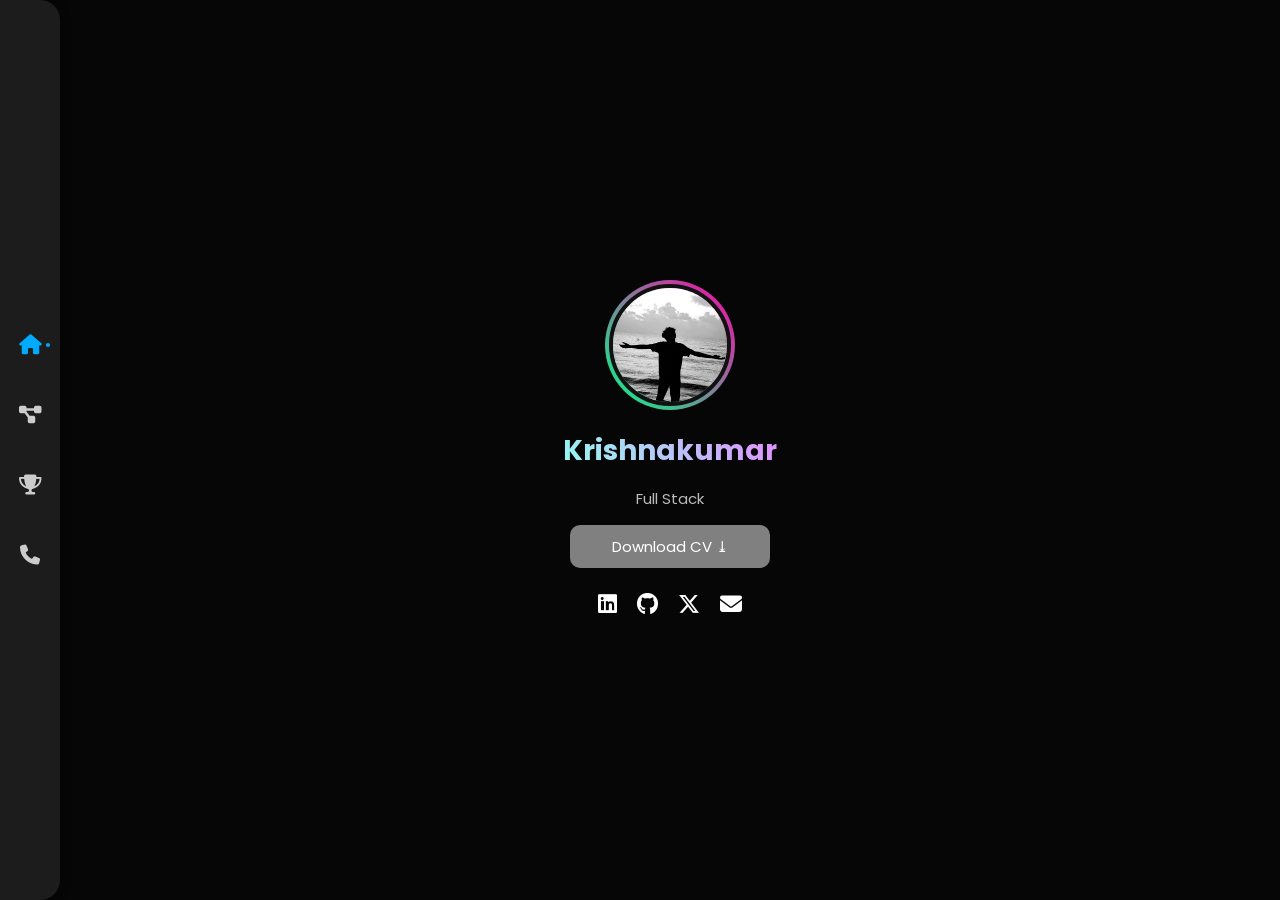
<file: index.html>
<!doctype html>
<html lang="en">
  <head>
    <meta charset="UTF-8" />
    <meta name="viewport" content="width=device-width, initial-scale=1.0" />
    <title>Home | Krishnakumar</title>
    <link
      rel="stylesheet"
      href="https://cdnjs.cloudflare.com/ajax/libs/font-awesome/6.5.0/css/all.min.css"
    />
    <link
      href="https://fonts.googleapis.com/css2?family=Poppins:wght@400;700&display=swap"
      rel="stylesheet"
    />
    <link rel="stylesheet" href="style.css" />
    <style>
      @media (min-width: 1500px) {
        .sidebar :first-child {
          margin-top: 405%;
        }
      }
      @media (max-width: 1024px) {
        .main {
          padding: 30px;
          margin-left: 70px;
        }
        .profile-pic {
          width: 180px;
          height: 180px;
        }
        .name {
          font-size: 2.2rem;
        }
      }
      @media (max-width: 768px) {
        .sidebar {
          width: 50px;
        }
        .main {
          margin-left: 60px;
          padding: 20px;
        }
        .profile-pic {
          width: 160px;
          height: 160px;
        }
        .name {
          font-size: 2rem;
        }
        .tagline {
          font-size: 1.1rem;
        }
      }
      @media (max-width: 600px) {
        body {
          flex-direction: column;
        }
        .sidebar {
          position: fixed;
          top: auto;
          bottom: 0;
          left: 0;
          width: 100%;
          height: 60px;
          flex-direction: row;
          justify-content: space-around;
          border-top-right-radius: 20px;
          border-top-left-radius: 20px;
          border-bottom-right-radius: 0;
          padding: 0;
        }
        .sidebar :first-child {
          margin-top: 0;
        }
        .sidebar a {
          margin: 0;
          padding: 15px 0;
        }
        .main {
          margin-left: 0;
          margin-bottom: 65px;
          padding: 30px 20px;
        }
        .profile-pic {
          width: 140px;
          height: 140px;
        }
        .name {
          font-size: 1.8rem;
        }
        .tagline {
          font-size: 1rem;
        }
        .social-icons {
          gap: 15px;
        }
      }
      @media (max-width: 480px) {
        .main {
          padding: 25px 15px;
        }
        .profile-pic {
          width: 120px;
          height: 120px;
        }
        .name {
          font-size: 1.6rem;
        }
        .tagline {
          font-size: 0.9rem;
        }
        .resume {
          padding: 10px 20px;
          font-size: 0.9rem;
        }
      }
      @media (max-width: 360px) {
        .main {
          padding: 20px 10px;
        }
        .profile-pic {
          width: 100px;
          height: 100px;
        }
        .name {
          font-size: 1.4rem;
        }
        .tagline {
          font-size: 0.85rem;
        }
        .resume {
          padding: 8px 16px;
          font-size: 0.85rem;
        }
      }
    </style>
  </head>

  <body>
    <video autoplay muted loop playsinline>
      <source src="Assets/m.mp4" type="video/mp4" />
    </video>
    <div class="overlay"></div>

    <!-- Sidebar -->
    <!-- FIX: Corrected broken nesting — all <a> tags are now proper siblings -->
    <div class="sidebar">
      <a href="index.html"><i class="fa-solid fa-house"></i></a>
      <a href="project.html"><i class="fas fa-project-diagram"></i></a>
      <a href="achievements.html"><i class="fas fa-trophy"></i></a>
      <a href="contact.html"><i class="fa-solid fa-phone"></i></a>
    </div>

    <!-- Main content -->
    <div class="main">
      <div class="profile-pic">
        <img src="Assets/img.jpg" alt="Profile Picture of Krishnakumar" />
      </div>
      <h1 class="name">Krishnakumar</h1>
      <!-- Typewriter target -->
      <p class="tagline" id="typewriter"></p>
      <a
        href="Assets/Krish resume.pdf"
        download="Krishnakumar_Resume.pdf"
        class="resume"
        >Download CV ⤓</a
      >

      <div class="social-icons">
        <a
          href="https://www.linkedin.com/in/krishnakumar-s-627582378/"
          target="_blank"
          aria-label="LinkedIn"
        >
          <i class="fab fa-linkedin"></i>
        </a>
        <a
          href="https://github.com/krishnakumar0605"
          target="_blank"
          aria-label="GitHub"
        >
          <i class="fab fa-github"></i>
        </a>
        <a
          href="https://x.com/Krish06052008"
          target="_blank"
          aria-label="X / Twitter"
        >
          <i class="fab fa-x-twitter"></i>
        </a>
        <a href="mailto:krishnakumar@example.com" aria-label="Email">
          <i class="fa-solid fa-envelope"></i>
        </a>
      </div>
    </div>

    <script src="script.js"></script>
  </body>
</html>
</file>
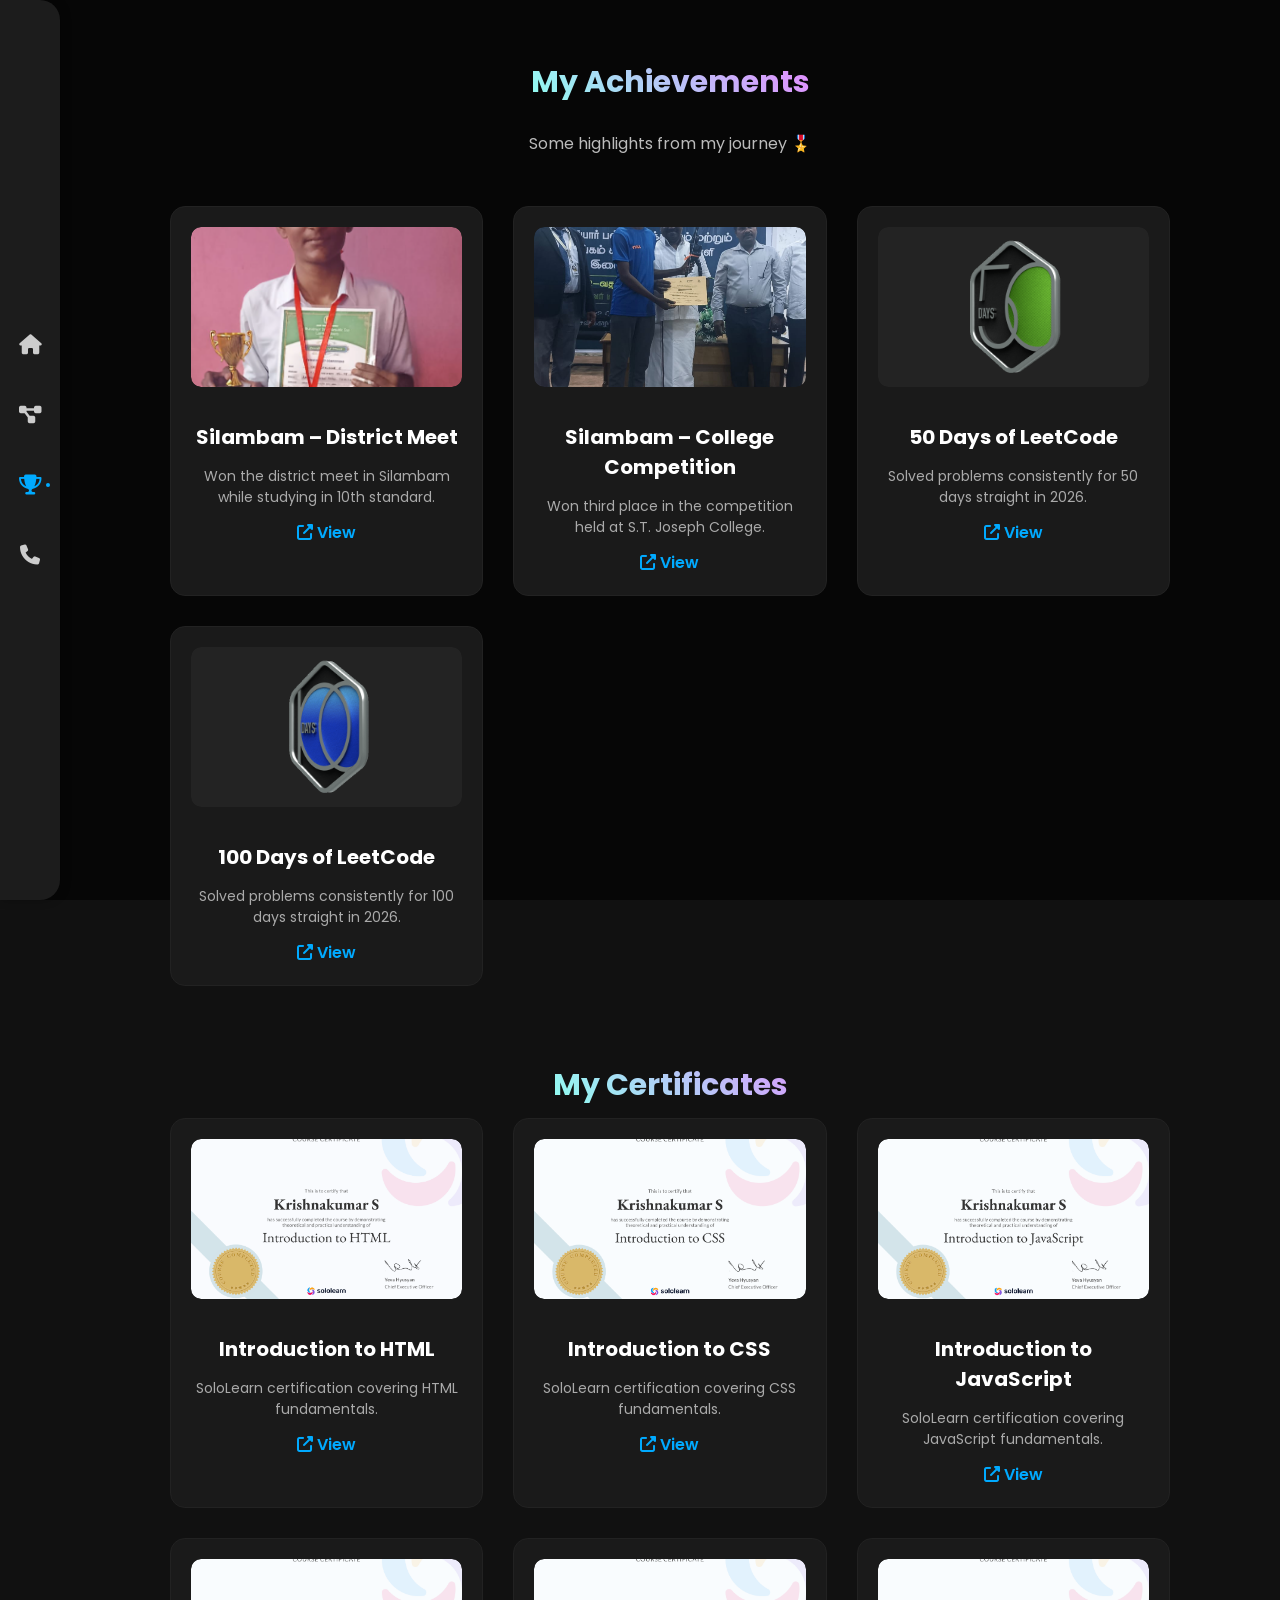
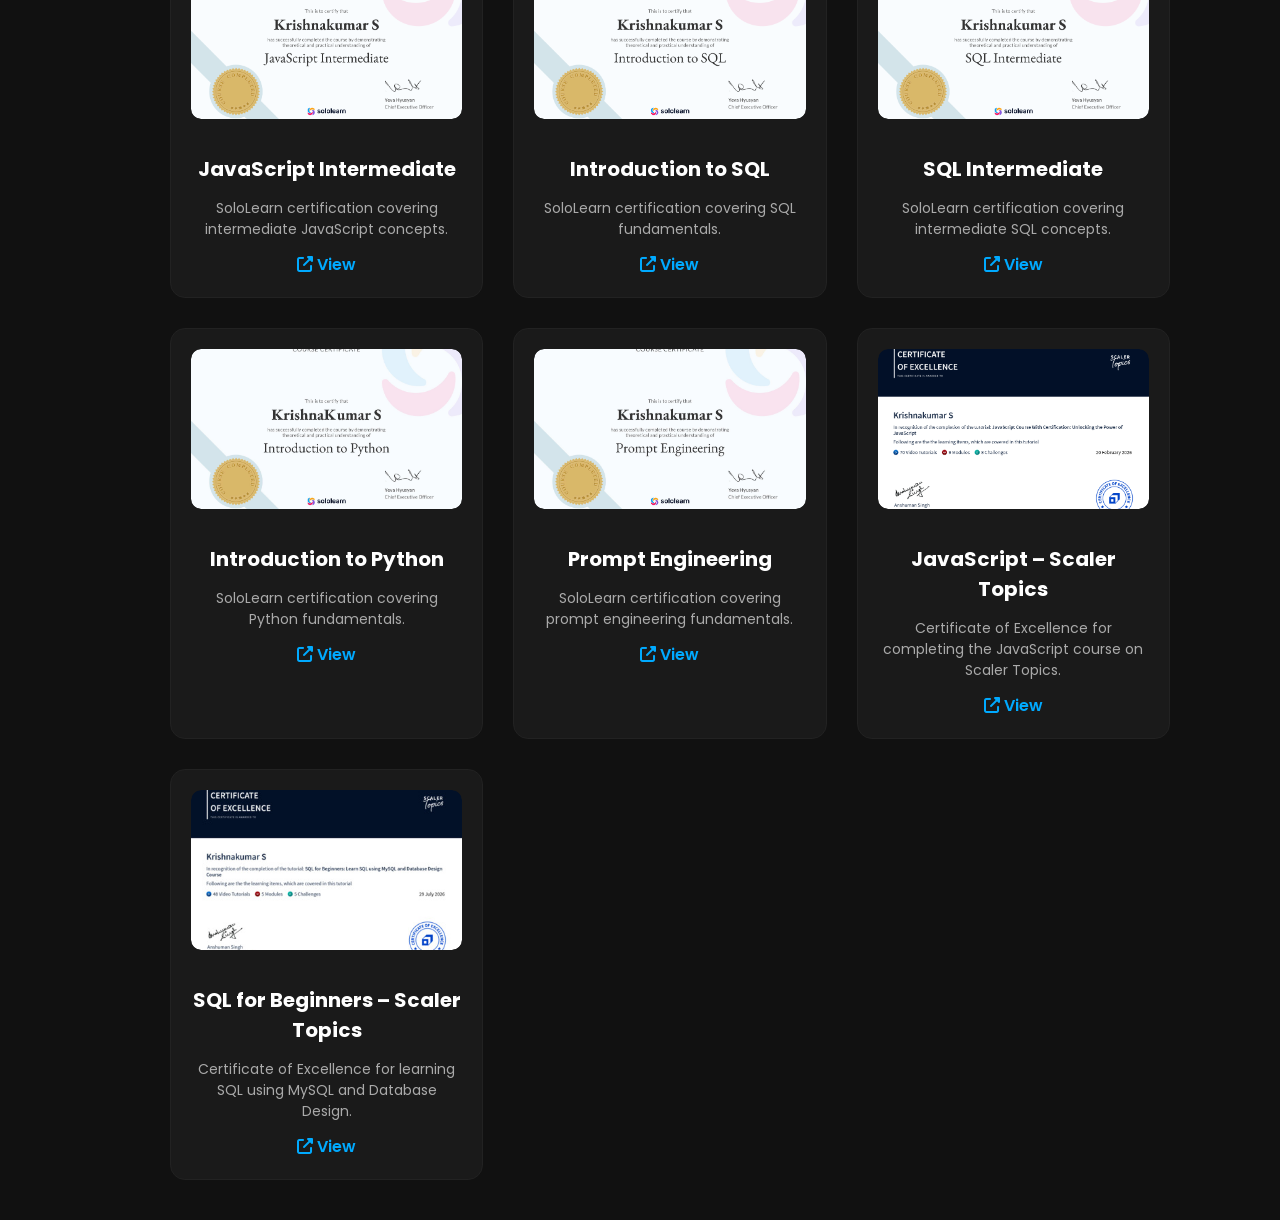
<file: achievements.html>
<!DOCTYPE html>
<html lang="en">

<head>
  <meta charset="UTF-8">
  <meta name="viewport" content="width=device-width, initial-scale=1.0">
  <title>Achievements | Krishnakumar</title>
  <link rel="stylesheet" href="https://cdnjs.cloudflare.com/ajax/libs/font-awesome/6.5.0/css/all.min.css" />
  <link href="https://fonts.googleapis.com/css2?family=Poppins:wght@400;700&display=swap" rel="stylesheet">
  <link rel="stylesheet" href="style.css">
</head>

<body>
  <!-- FIX: Removed duplicate "loop" attribute -->
  <video autoplay muted loop playsinline>
    <source src="Assets/m.mp4" type="video/mp4">
  </video>
  <div class="overlay"></div>

  <!-- Sidebar -->
  <div class="sidebar">
    <a href="index.html"><i class="fa-solid fa-house"></i></a>
    <a href="project.html"><i class="fas fa-project-diagram"></i></a>
    <a href="achievements.html"><i class="fas fa-trophy"></i></a>
    <a href="contact.html"><i class="fa-solid fa-phone"></i></a>
  </div>

  <!-- Main Content -->
  <div class="main">
    <h1>My Achievements</h1>
    <p class="subtitle">Some highlights from my journey 🎖️</p>

    <div class="achievements-grid">
      <!-- Achievement 1 -->
      <div class="card">
        <div class="card-img-wrapper single">
          <button class="carousel-btn prev" aria-label="Previous">&#8249;</button>
          <img src="Assets/p3.png" alt="Silambam District Meet Certificate" class="active-img cert-trigger"
            data-gallery="achievements" data-full="Assets/p3.png" data-type="image"
            data-title="Silambam – District Meet"
            data-desc="Won the district meet in Silambam while studying in 10th standard.">
          <button class="carousel-btn next" aria-label="Next">&#8250;</button>
        </div>
        <div class="carousel-dots"></div>
        <h3>Silambam – District Meet</h3>
        <p>Won the district meet in Silambam while studying in 10th standard.</p>
        <a href="Assets/p3.png" target="_blank" class="cert-trigger" data-gallery="achievements"
          data-full="Assets/p3.png" data-type="image" data-title="Silambam – District Meet"
          data-desc="Won the district meet in Silambam while studying in 10th standard."><i
            class="fa-solid fa-up-right-from-square"></i> View</a>
      </div>

      <!-- Achievement 2 -->
      <div class="card">
        <div class="card-img-wrapper single">
          <button class="carousel-btn prev" aria-label="Previous">&#8249;</button>
          <img src="Assets/iam.jpg" alt="Silambam College Competition Certificate" class="active-img cert-trigger"
            data-gallery="achievements" data-full="Assets/iam.jpg" data-type="image"
            data-title="Silambam – College Competition"
            data-desc="Won third place in the competition held at S.T. Joseph College.">
          <button class="carousel-btn next" aria-label="Next">&#8250;</button>
        </div>
        <div class="carousel-dots"></div>
        <h3>Silambam – College Competition</h3>
        <p>Won third place in the competition held at S.T. Joseph College.</p>
        <a href="Assets/iam.jpg" target="_blank" class="cert-trigger" data-gallery="achievements"
          data-full="Assets/iam.jpg" data-type="image" data-title="Silambam – College Competition"
          data-desc="Won third place in the competition held at S.T. Joseph College."><i
            class="fa-solid fa-up-right-from-square"></i> View</a>
      </div>

      <!-- Achievement 3: 50 Days of LeetCode -->
      <div class="card">
        <div class="card-img-wrapper single">
          <button class="carousel-btn prev" aria-label="Previous">&#8249;</button>
          <img src="Assets/50daysofleetcodein2026.gif" alt="50 Days of LeetCode Badge"
            class="active-img cert-trigger badge-img" data-gallery="achievements"
            data-full="Assets/50daysofleetcodein2026.gif" data-type="image"
            data-title="50 Days of LeetCode Challenge"
            data-desc="Solved problems consistently for 50 days straight in 2026.">
          <button class="carousel-btn next" aria-label="Next">&#8250;</button>
        </div>
        <div class="carousel-dots"></div>
        <h3>50 Days of LeetCode</h3>
        <p>Solved problems consistently for 50 days straight in 2026.</p>
        <a href="Assets/50daysofleetcodein2026.gif" target="_blank" class="cert-trigger" data-gallery="achievements"
          data-full="Assets/50daysofleetcodein2026.gif" data-type="image" data-title="50 Days of LeetCode Challenge"
          data-desc="Solved problems consistently for 50 days straight in 2026."><i
            class="fa-solid fa-up-right-from-square"></i> View</a>
      </div>

      <!-- Achievement 4: 100 Days of LeetCode -->
      <div class="card">
        <div class="card-img-wrapper single">
          <button class="carousel-btn prev" aria-label="Previous">&#8249;</button>
          <img src="Assets/100daysofleetcodein2026.gif" alt="100 Days of LeetCode Badge"
            class="active-img cert-trigger badge-img" data-gallery="achievements"
            data-full="Assets/100daysofleetcodein2026.gif" data-type="image"
            data-title="100 Days of LeetCode Challenge"
            data-desc="Solved problems consistently for 100 days straight in 2026.">
          <button class="carousel-btn next" aria-label="Next">&#8250;</button>
        </div>
        <div class="carousel-dots"></div>
        <h3>100 Days of LeetCode</h3>
        <p>Solved problems consistently for 100 days straight in 2026.</p>
        <a href="Assets/100daysofleetcodein2026.gif" target="_blank" class="cert-trigger" data-gallery="achievements"
          data-full="Assets/100daysofleetcodein2026.gif" data-type="image" data-title="100 Days of LeetCode Challenge"
          data-desc="Solved problems consistently for 100 days straight in 2026."><i
            class="fa-solid fa-up-right-from-square"></i> View</a>
      </div>
    </div>

    <!-- Certificates -->
    <h1 class="Certificate">My Certificates</h1>

    <div class="achievements-grid">
      <!-- Certificate: Introduction to HTML (PDF) -->
      <div class="card">
        <div class="card-img-wrapper single">
          <img src="Assets/Introduction_to_HTML.png" alt="Introduction to CSS Certificate" class="active-img cert-trigger"
            data-gallery="certificates" data-full="Assets/Introduction_to_HTML.png" data-type="image"
            data-title="Introduction to HTML" data-desc="SoloLearn Certificate • Issued 05 Sep 2025">
        </div>
        <div class="carousel-dots"></div>
        <h3>Introduction to HTML</h3>
        <p>SoloLearn certification covering HTML fundamentals.</p>
        <a href="Assets/Introduction_to_HTML.png" target="_blank" class="cert-trigger" data-gallery="certificates"
          data-full="Assets/Introduction_to_HTML.png" data-type="pdf" data-title="Introduction to HTML"
          data-desc="SoloLearn Certificate • Issued 22 Aug 2025"><i
            class="fa-solid fa-up-right-from-square"></i> View</a>
      </div>

      <!-- Certificate: Introduction to CSS -->
      <div class="card">
        <div class="card-img-wrapper single">
          <img src="Assets/Introduction to CSS.png" alt="Introduction to CSS Certificate" class="active-img cert-trigger"
            data-gallery="certificates" data-full="Assets/Introduction to CSS.png" data-type="image"
            data-title="Introduction to CSS" data-desc="SoloLearn Certificate • Issued 05 Sep 2025">
        </div>
        <div class="carousel-dots"></div>
        <h3>Introduction to CSS</h3>
        <p>SoloLearn certification covering CSS fundamentals.</p>
        <a href="Assets/Introduction to CSS.png" target="_blank" class="cert-trigger" data-gallery="certificates"
          data-full="Assets/Introduction to CSS.png" data-type="image" data-title="Introduction to CSS"
          data-desc="SoloLearn Certificate • Issued 05 Sep 2025"><i
            class="fa-solid fa-up-right-from-square"></i> View</a>
      </div>

      <!-- Certificate: Introduction to JavaScript -->
      <div class="card">
        <div class="card-img-wrapper single">
          <img src="Assets/introduction to JS.png" alt="Introduction to JavaScript Certificate"
            class="active-img cert-trigger" data-gallery="certificates" data-full="Assets/introduction to JS.png"
            data-type="image" data-title="Introduction to JavaScript"
            data-desc="SoloLearn Certificate • Issued 18 Oct 2025">
        </div>
        <div class="carousel-dots"></div>
        <h3>Introduction to JavaScript</h3>
        <p>SoloLearn certification covering JavaScript fundamentals.</p>
        <a href="Assets/introduction to JS.png" target="_blank" class="cert-trigger" data-gallery="certificates"
          data-full="Assets/introduction to JS.png" data-type="image" data-title="Introduction to JavaScript"
          data-desc="SoloLearn Certificate • Issued 18 Oct 2025"><i
            class="fa-solid fa-up-right-from-square"></i> View</a>
      </div>

      <!-- Certificate: JavaScript Intermediate -->
      <div class="card">
        <div class="card-img-wrapper single">
          <img src="Assets/Javascript_intermediate.png" alt="JavaScript Intermediate Certificate"
            class="active-img cert-trigger" data-gallery="certificates" data-full="Assets/Javascript_intermediate.png"
            data-type="image" data-title="JavaScript Intermediate"
            data-desc="SoloLearn Certificate • Issued 23 Mar 2026">
        </div>
        <div class="carousel-dots"></div>
        <h3>JavaScript Intermediate</h3>
        <p>SoloLearn certification covering intermediate JavaScript concepts.</p>
        <a href="Assets/Javascript_intermediate.png" target="_blank" class="cert-trigger"
          data-gallery="certificates" data-full="Assets/Javascript_intermediate.png" data-type="image"
          data-title="JavaScript Intermediate" data-desc="SoloLearn Certificate • Issued 23 Mar 2026"><i
            class="fa-solid fa-up-right-from-square"></i> View</a>
      </div>

      <!-- Certificate: Introduction to SQL -->
      <div class="card">
        <div class="card-img-wrapper single">
          <img src="Assets/introduction to Mysql.png" alt="Introduction to SQL Certificate"
            class="active-img cert-trigger" data-gallery="certificates" data-full="Assets/introduction to Mysql.png"
            data-type="image" data-title="Introduction to SQL"
            data-desc="SoloLearn Certificate • Issued 25 Feb 2026">
        </div>
        <div class="carousel-dots"></div>
        <h3>Introduction to SQL</h3>
        <p>SoloLearn certification covering SQL fundamentals.</p>
        <a href="Assets/introduction to Mysql.png" target="_blank" class="cert-trigger" data-gallery="certificates"
          data-full="Assets/introduction to Mysql.png" data-type="image" data-title="Introduction to SQL"
          data-desc="SoloLearn Certificate • Issued 25 Feb 2026"><i
            class="fa-solid fa-up-right-from-square"></i> View</a>
      </div>

      <!-- Certificate: SQL Intermediate -->
      <div class="card">
        <div class="card-img-wrapper single">
          <img src="Assets/Intermediate in SQL.png" alt="SQL Intermediate Certificate" class="active-img cert-trigger"
            data-gallery="certificates" data-full="Assets/Intermediate in SQL.png" data-type="image"
            data-title="SQL Intermediate" data-desc="SoloLearn Certificate • Issued 23 Mar 2026">
        </div>
        <div class="carousel-dots"></div>
        <h3>SQL Intermediate</h3>
        <p>SoloLearn certification covering intermediate SQL concepts.</p>
        <a href="Assets/Intermediate in SQL.png" target="_blank" class="cert-trigger" data-gallery="certificates"
          data-full="Assets/Intermediate in SQL.png" data-type="image" data-title="SQL Intermediate"
          data-desc="SoloLearn Certificate • Issued 23 Mar 2026"><i
            class="fa-solid fa-up-right-from-square"></i> View</a>
      </div>

      <!-- Certificate: Introduction to Python -->
      <div class="card">
        <div class="card-img-wrapper single">
          <img src="Assets/pythonIntroduction.jpg" alt="Introduction to Python Certificate"
            class="active-img cert-trigger" data-gallery="certificates" data-full="Assets/pythonIntroduction.jpg"
            data-type="image" data-title="Introduction to Python"
            data-desc="SoloLearn Certificate • Issued 15 Sep 2026">
        </div>
        <div class="carousel-dots"></div>
        <h3>Introduction to Python</h3>
        <p>SoloLearn certification covering Python fundamentals.</p>
        <a href="Assets/pythonIntroduction.jpg" target="_blank" class="cert-trigger" data-gallery="certificates"
          data-full="Assets/pythonIntroduction.jpg" data-type="image" data-title="Introduction to Python"
          data-desc="SoloLearn Certificate • Issued 15 Sep 2026"><i
            class="fa-solid fa-up-right-from-square"></i> View</a>
      </div>

      <!-- Certificate: Prompt Engineering -->
      <div class="card">
        <div class="card-img-wrapper single">
          <img src="Assets/PromptEngineering.jpg" alt="Prompt Engineering Certificate" class="active-img cert-trigger"
            data-gallery="certificates" data-full="Assets/PromptEngineering.jpg" data-type="image"
            data-title="Prompt Engineering" data-desc="SoloLearn Certificate • Issued 14 Jul 2026">
        </div>
        <div class="carousel-dots"></div>
        <h3>Prompt Engineering</h3>
        <p>SoloLearn certification covering prompt engineering fundamentals.</p>
        <a href="Assets/PromptEngineering.jpg" target="_blank" class="cert-trigger" data-gallery="certificates"
          data-full="Assets/PromptEngineering.jpg" data-type="image" data-title="Prompt Engineering"
          data-desc="SoloLearn Certificate • Issued 14 Jul 2026"><i
            class="fa-solid fa-up-right-from-square"></i> View</a>
      </div>

      <!-- Certificate: JavaScript - Scaler Topics -->
      <div class="card">
        <div class="card-img-wrapper single">
          <img src="Assets/JS_Certificate_for_Scaler.png" alt="JavaScript Certificate of Excellence – Scaler Topics"
            class="active-img cert-trigger" data-gallery="certificates" data-full="Assets/JS_Certificate_for_Scaler.png"
            data-type="image" data-title="JavaScript – Scaler Topics"
            data-desc="Certificate of Excellence • Issued 20 Feb 2026">
        </div>
        <div class="carousel-dots"></div>
        <h3>JavaScript – Scaler Topics</h3>
        <p>Certificate of Excellence for completing the JavaScript course on Scaler Topics.</p>
        <a href="Assets/JS_Certificate_for_Scaler.png" target="_blank" class="cert-trigger" data-gallery="certificates"
          data-full="Assets/JS_Certificate_for_Scaler.png" data-type="image" data-title="JavaScript – Scaler Topics"
          data-desc="Certificate of Excellence • Issued 20 Feb 2026"><i
            class="fa-solid fa-up-right-from-square"></i> View</a>
      </div>

      <!-- Certificate: SQL for Beginners - Scaler Topics -->
      <div class="card">
        <div class="card-img-wrapper single">
          <img src="Assets/MySQL certificate Scaler.png" alt="SQL for Beginners Certificate of Excellence – Scaler Topics"
            class="active-img cert-trigger" data-gallery="certificates" data-full="Assets/MySQL certificate Scaler.png"
            data-type="image" data-title="SQL for Beginners – Scaler Topics"
            data-desc="Certificate of Excellence • Issued 29 Jul 2026">
        </div>
        <div class="carousel-dots"></div>
        <h3>SQL for Beginners – Scaler Topics</h3>
        <p>Certificate of Excellence for learning SQL using MySQL and Database Design.</p>
        <a href="Assets/MySQL certificate Scaler.png" target="_blank" class="cert-trigger" data-gallery="certificates"
          data-full="Assets/MySQL certificate Scaler.png" data-type="image"
          data-title="SQL for Beginners – Scaler Topics" data-desc="Certificate of Excellence • Issued 29 Jul 2026"><i
            class="fa-solid fa-up-right-from-square"></i> View</a>
      </div>
    </div>
  </div>

  <script src="script.js"></script>
</body>
</html>
</file>
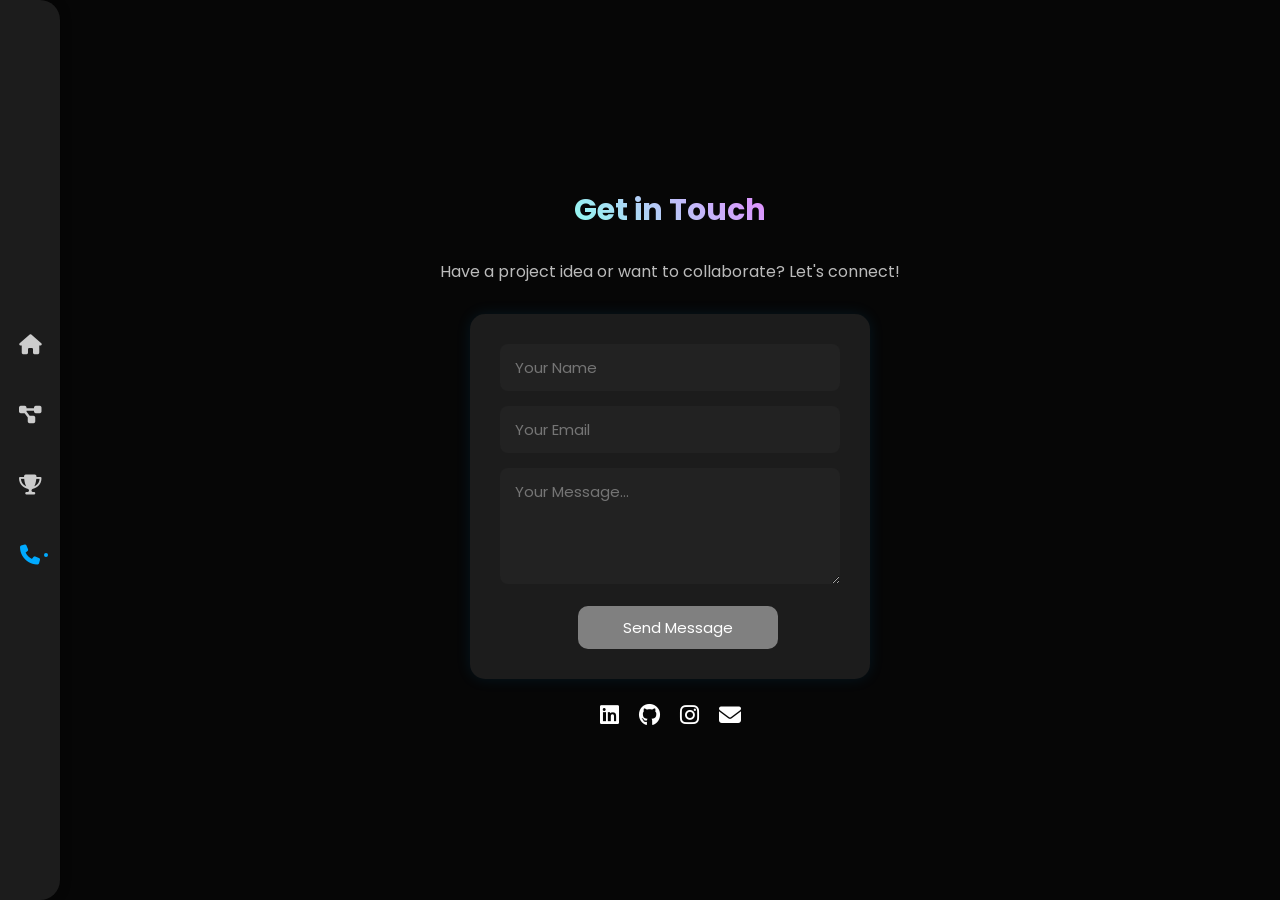
<file: contact.html>
<!doctype html>

<html lang="en">

<head>

<meta charset="UTF-8" />

<meta name="viewport" content="width=device-width, initial-scale=1.0" />

<title>Contact | Krishnakumar</title>

<link
rel="stylesheet"
href="https://cdnjs.cloudflare.com/ajax/libs/font-awesome/6.4.0/css/all.min.css"
/>

<link
href="https://fonts.googleapis.com/css2?family=Poppins:wght@400;700&display=swap"
rel="stylesheet"
/>

<link rel="stylesheet" href="style.css" />

<style>

/* FIX: Corrected typo "mix-width" → "min-width" */

@media (min-width: 1500px) {

.sidebar {

padding-top: 7%;

}

}

p {

color: #bbb;

margin-bottom: 30px;

}

</style>

</head>

<body>

<video autoplay muted loop playsinline>

<source src="Assets/m.mp4" type="video/mp4" />

</video>

<div class="overlay"></div>

<!-- Sidebar -->

<div class="sidebar">

<a href="index.html"><i class="fa-solid fa-house"></i></a>

<a href="project.html"><i class="fas fa-project-diagram"></i></a>

<a href="achievements.html"><i class="fas fa-trophy"></i></a>

<a href="contact.html"><i class="fa-solid fa-phone"></i></a>

</div>

<!-- Main Content -->

<div class="main">

<h1>Get in Touch</h1>

<p>Have a project idea or want to collaborate? Let's connect!</p>

<!-- Submissions are saved to Google Sheets by contact-sheet.js -->

<form id="contactForm" novalidate>

<input type="text" id="name" name="name" placeholder="Your Name" required />

<input type="email" id="email" name="email" placeholder="Your Email" required />

<textarea
id="message"
name="message"
rows="4"
placeholder="Your Message..."
required
></textarea>

<!-- Honeypot: hidden from humans, bots fill it in -->
<input type="text" id="website" name="website" tabindex="-1" autocomplete="off"
style="position:absolute;left:-9999px;opacity:0;height:0;width:0;" aria-hidden="true" />

<button type="submit" class="resume" style="margin-left: 23%">

Send Message

</button>

<p class="form-msg" id="formMsg" aria-live="polite">

✅ Message sent! I'll get back to you soon.

</p>

</form>

<div class="social-icons">

<a
href="https://www.linkedin.com/in/krishnakumar-s-627582378/"
target="_blank"
aria-label="LinkedIn"
>

<i class="fab fa-linkedin"></i>

</a>

<a
href="https://github.com/krishnakumar0605"
target="_blank"
aria-label="GitHub"
>

<i class="fab fa-github"></i>

</a>

<a
href="https://www.instagram.com/krish_ram_twinz?igsh=MXR6ZTUwdDZnazVjZw=="
target="_blank"
aria-label="Instagram"
>

<i class="fab fa-instagram"></i>

</a>

<a href="mailto:krishnakumar@example.com" aria-label="Email">

<i class="fa-solid fa-envelope"></i>

</a>

</div>

</div>

<script src="script.js"></script>
<script src="contact-sheet.js"></script>

</body>

</html>
</file>
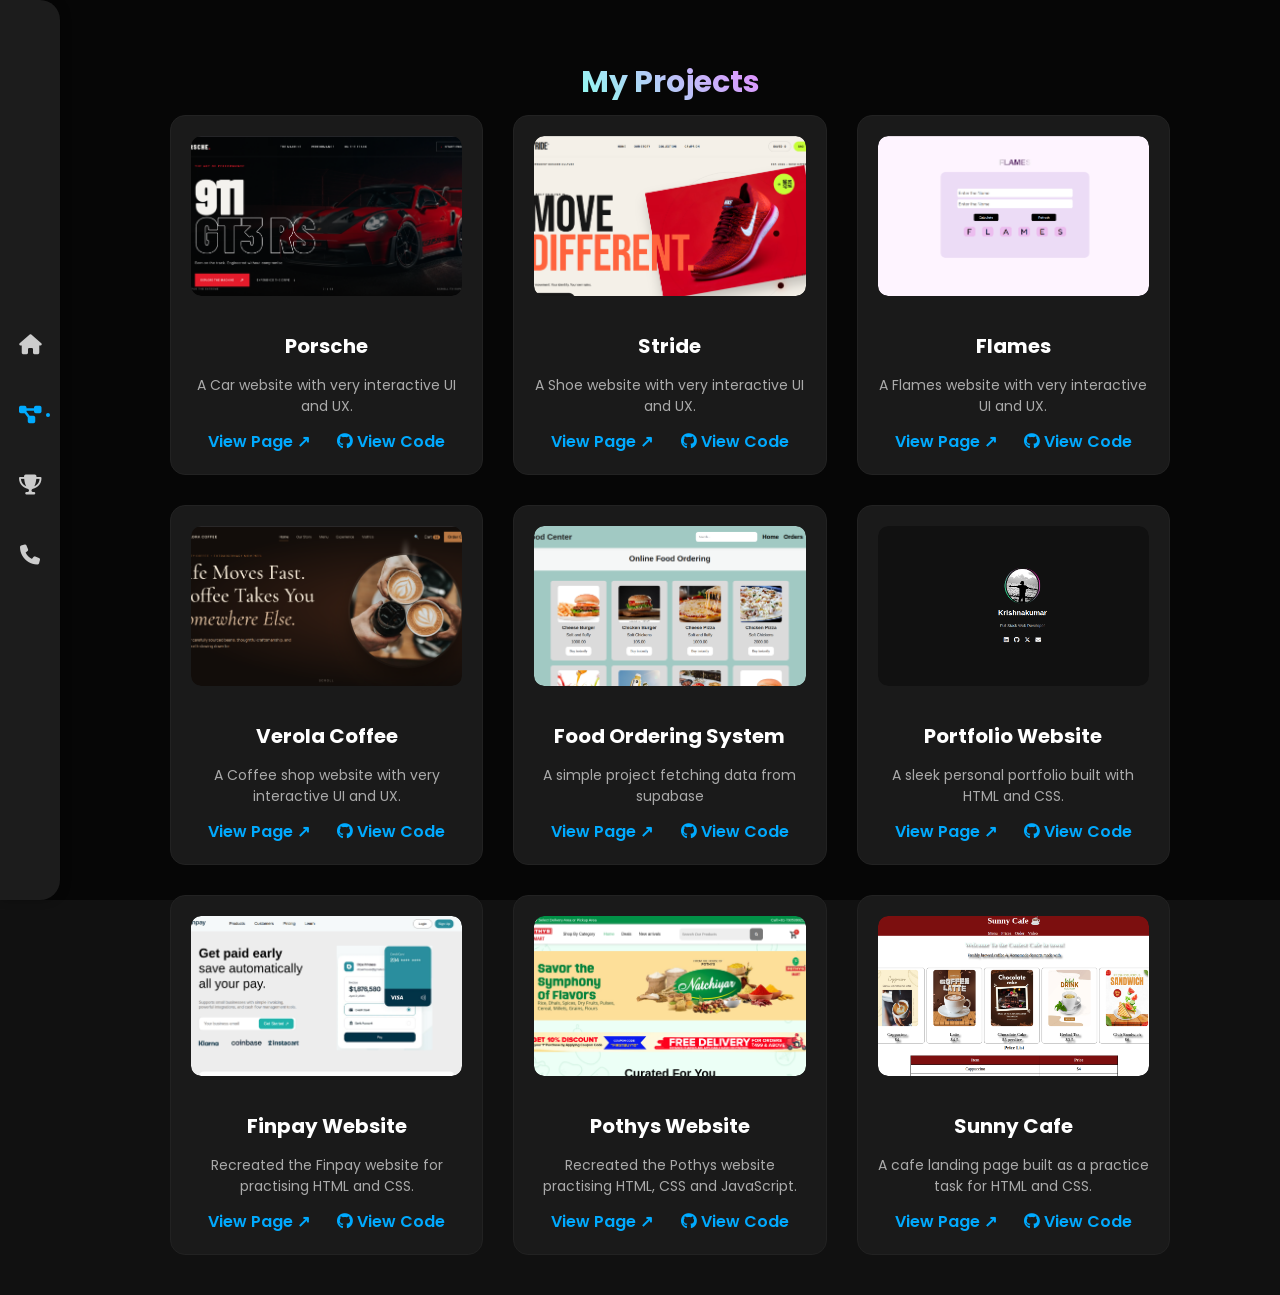
<file: project.html>
<!doctype html>
<html lang="en">
  <head>
    <meta charset="UTF-8" />
    <meta name="viewport" content="width=device-width, initial-scale=1.0" />
    <title>Projects | Krishnakumar</title>
    <link
      rel="stylesheet"
      href="https://cdnjs.cloudflare.com/ajax/libs/font-awesome/6.5.0/css/all.min.css"
    />
    <link
      href="https://fonts.googleapis.com/css2?family=Poppins:wght@400;700&display=swap"
      rel="stylesheet"
    />
    <link rel="stylesheet" href="style.css" />
  </head>

  <body>
    <video autoplay muted loop playsinline>
      <source src="Assets/m.mp4" type="video/mp4" />
    </video>
    <div class="overlay"></div>

    <!-- Sidebar -->
    <div class="sidebar">
      <a href="index.html"><i class="fa-solid fa-house"></i></a>
      <a href="project.html"><i class="fas fa-project-diagram"></i></a>
      <a href="achievements.html"><i class="fas fa-trophy"></i></a>
      <a href="contact.html"><i class="fa-solid fa-phone"></i></a>
    </div>

    <!-- Main Content -->
    <div class="main">
      <h1>My Projects</h1>

      <div class="projects-grid">
        <!-- Card 1: Porsche -->
        <div class="card">
          <div class="card-img-wrapper" data-images="Assets/porsche.png">
            <button class="carousel-btn prev" aria-label="Previous image">
              &#8249;
            </button>
            <img
              src="Assets/porsche.png"
              alt="Porsche screenshot"
              class="active-img cert-trigger"
              data-gallery="projects"
              data-full="Assets/porsche.png"
              data-type="image"
              data-title="Porsche"
              data-desc="A Car website with very interactive UI and UX."
            />
            <button class="carousel-btn next" aria-label="Next image">
              &#8250;
            </button>
          </div>
          <div class="carousel-dots"></div>
          <h3>Porsche</h3>
          <p>A Car website with very interactive UI and UX.</p>
          <div class="btns">
            <a
              href="https://krishnakumar0605.github.io/Porsche/"
              target="_blank"
              >View Page ↗</a
            >
            <a
              href="https://github.com/Krishnakumar0605/Porsche/"
              target="_blank"
            >
              <i class="fa-brands fa-github"></i> View Code
            </a>
          </div>
        </div>
        <!-- Card 2: Stride -->
        <div class="card">
          <div class="card-img-wrapper" data-images="Assets/stride.png">
            <button class="carousel-btn prev" aria-label="Previous image">
              &#8249;
            </button>
            <img
              src="Assets/stride.png"
              alt="Verola Coffee UI screenshot"
              class="active-img cert-trigger"
              data-gallery="projects"
              data-full="Assets/stride.png"
              data-type="image"
              data-title="Stride"
              data-desc="A Shoe website with very interactive UI and UX."
            />
            <button class="carousel-btn next" aria-label="Next image">
              &#8250;
            </button>
          </div>
          <div class="carousel-dots"></div>
          <h3>Stride</h3>
          <p>A Shoe website with very interactive UI and UX.</p>
          <div class="btns">
            <a
              href="https://krishnakumar0605.github.io/Stride/"
              target="_blank"
              >View Page ↗</a
            >
            <a
              href="https://github.com/Krishnakumar0605/Stride/"
              target="_blank"
            >
              <i class="fa-brands fa-github"></i> View Code
            </a>
          </div>
        </div>
        <!-- Card 3: Flames -->
        <div class="card">
          <div class="card-img-wrapper" data-images="Assets/porsche.png">
            <button class="carousel-btn prev" aria-label="Previous image">
              &#8249;
            </button>
            <img
              src="Assets/flames.png"
              alt="Flames UI screenshot"
              class="active-img cert-trigger"
              data-gallery="projects"
              data-full="Assets/flames.png"
              data-type="image"
              data-title="Flames"
              data-desc="A Flames website with very interactive UI and UX."
            />
            <button class="carousel-btn next" aria-label="Next image">
              &#8250;
            </button>
          </div>
          <div class="carousel-dots"></div>
          <h3>Flames</h3>
          <p>A Flames website with very interactive UI and UX.</p>
          <div class="btns">
            <a
              href="https://krishnakumar0605.github.io/Flames/"
              target="_blank"
              >View Page ↗</a
            >
            <a
              href="https://github.com/Krishnakumar0605/Flames/"
              target="_blank"
            >
              <i class="fa-brands fa-github"></i> View Code
            </a>
          </div>
        </div>
        <!-- Card 4: Verola Coffee -->
        <div class="card">
          <div class="card-img-wrapper" data-images="Assets/verolacoffee.png">
            <button class="carousel-btn prev" aria-label="Previous image">
              &#8249;
            </button>
            <img
              src="Assets/verolacoffee.png"
              alt="Verola Coffee UI screenshot"
              class="active-img cert-trigger"
              data-gallery="projects"
              data-full="Assets/verolacoffee.png"
              data-type="image"
              data-title="Verola Coffee"
              data-desc="A Coffee shop website with very interactive UI and UX."
            />
            <button class="carousel-btn next" aria-label="Next image">
              &#8250;
            </button>
          </div>
          <div class="carousel-dots"></div>
          <h3>Verola Coffee</h3>
          <p>A Coffee shop website with very interactive UI and UX.</p>
          <div class="btns">
            <a
              href="https://krishnakumar0605.github.io/Velora_Coffee/"
              target="_blank"
              >View Page ↗</a
            >
            <a
              href="https://github.com/Krishnakumar0605/Velora_Coffee"
              target="_blank"
            >
              <i class="fa-brands fa-github"></i> View Code
            </a>
          </div>
        </div>
        <!-- Card 5: Online Food Ordering System -->
        <div class="card">
          <!-- Each src in data-images is comma-separated; add more screenshots as you get them -->
          <div
            class="card-img-wrapper"
            data-images="Assets/onlinefoodorderingsystem"
          >
            <button class="carousel-btn prev" aria-label="Previous image">
              &#8249;
            </button>
            <img
              src="Assets/onlinefoodorderingsystem.png"
              alt="Online food Website screenshot"
              class="active-img cert-trigger"
              data-gallery="projects"
              data-full="Assets/onlinefoodorderingsystem.png"
              data-type="image"
              data-title="Food Ordering System"
              data-desc="A simple project fetching data from supabase"
            />
            <button class="carousel-btn next" aria-label="Next image">
              &#8250;
            </button>
          </div>
          <div class="carousel-dots"></div>
          <h3>Food Ordering System</h3>
          <p>A simple project fetching data from supabase</p>
          <div class="btns">
            <!-- FIX: Changed href="#" to a real link placeholder -->
            <a
              href="https://krishnakumar0605.github.io/Online_food_ordering_system/frontend/html/index.html"
              target="_blank"
              >View Page ↗</a
            >
            <a
              href="https://github.com/Krishnakumar0605/Online_food_ordering_system"
              target="_blank"
            >
              <i class="fa-brands fa-github"></i> View Code
            </a>
          </div>
        </div>
        <!-- Card 6: Portfolio Website -->
        <div class="card">
          <!-- Each src in data-images is comma-separated; add more screenshots as you get them -->
          <div class="card-img-wrapper" data-images="Assets/portfolio.png">
            <button class="carousel-btn prev" aria-label="Previous image">
              &#8249;
            </button>
            <img
              src="Assets/portfolio.png"
              alt="Portfolio Website screenshot"
              class="active-img cert-trigger"
              data-gallery="projects"
              data-full="Assets/portfolio.png"
              data-type="image"
              data-title="Portfolio Website"
              data-desc="A sleek personal portfolio built with HTML and CSS."
            />
            <button class="carousel-btn next" aria-label="Next image">
              &#8250;
            </button>
          </div>
          <div class="carousel-dots"></div>
          <h3>Portfolio Website</h3>
          <p>A sleek personal portfolio built with HTML and CSS.</p>
          <div class="btns">
            <!-- FIX: Changed href="#" to a real link placeholder -->
            <a href="index.html" target="_blank">View Page ↗</a>
            <a href="https://github.com/krishnakumar0605" target="_blank">
              <i class="fa-brands fa-github"></i> View Code
            </a>
          </div>
        </div>

        <!-- Card 7: Finpay Website -->
        <div class="card">
          <div class="card-img-wrapper" data-images="Assets/finpay.png">
            <button class="carousel-btn prev" aria-label="Previous image">
              &#8249;
            </button>
            <img
              src="Assets/finpay.png"
              alt="Finpay website screenshot"
              class="active-img cert-trigger"
              data-gallery="projects"
              data-full="Assets/finpay.png"
              data-type="image"
              data-title="Finpay Website"
              data-desc="Recreated the Finpay website for practising HTML and CSS."
            />
            <button class="carousel-btn next" aria-label="Next image">
              &#8250;
            </button>
          </div>
          <div class="carousel-dots"></div>
          <h3>Finpay Website</h3>
          <p>Recreated the Finpay website for practising HTML and CSS.</p>
          <div class="btns">
            <a href="https://krishnakumar0605.github.io/FinPay/" target="_blank"
              >View Page ↗</a
            >
            <a
              href="https://github.com/krishnakumar0605/FinPay"
              target="_blank"
            >
              <i class="fa-brands fa-github"></i> View Code
            </a>
          </div>
        </div>

        <!-- Card 8: Pothys Website -->
        <div class="card">
          <div class="card-img-wrapper" data-images="Assets/pothys.jpg">
            <button class="carousel-btn prev" aria-label="Previous image">
              &#8249;
            </button>
            <img
              src="Assets/pothys.jpg"
              alt="Pothys website screenshot"
              class="active-img cert-trigger"
              data-gallery="projects"
              data-full="Assets/pothys.jpg"
              data-type="image"
              data-title="Pothys Website"
              data-desc="Recreated the Pothys website practising HTML, CSS and JavaScript."
            />
            <button class="carousel-btn next" aria-label="Next image">
              &#8250;
            </button>
          </div>
          <div class="carousel-dots"></div>
          <h3>Pothys Website</h3>
          <p>
            Recreated the Pothys website practising HTML, CSS and JavaScript.
          </p>
          <div class="btns">
            <a href="https://krishnakumar0605.github.io/Pothys/" target="_blank"
              >View Page ↗</a
            >
            <a
              href="https://github.com/krishnakumar0605/Pothys"
              target="_blank"
            >
              <i class="fa-brands fa-github"></i> View Code
            </a>
          </div>
        </div>

        <!-- Card 9: Sunny Cafe -->
        <div class="card">
          <div class="card-img-wrapper" data-images="Assets/sunny.png">
            <button class="carousel-btn prev" aria-label="Previous image">
              &#8249;
            </button>
            <img
              src="Assets/sunny.png"
              alt="Sunny Cafe screenshot"
              class="active-img cert-trigger"
              data-gallery="projects"
              data-full="Assets/sunny.png"
              data-type="image"
              data-title="Sunny Cafe"
              data-desc="A cafe landing page built as a practice task for HTML and CSS."
            />
            <button class="carousel-btn next" aria-label="Next image">
              &#8250;
            </button>
          </div>
          <div class="carousel-dots"></div>
          <h3>Sunny Cafe</h3>
          <p>A cafe landing page built as a practice task for HTML and CSS.</p>
          <div class="btns">
            <a
              href="https://krishnakumar0605.github.io/Sunny_Cafe/"
              target="_blank"
              >View Page ↗</a
            >
            <a
              href="https://github.com/krishnakumar0605/Sunny_Cafe"
              target="_blank"
            >
              <i class="fa-brands fa-github"></i> View Code
            </a>
          </div>
        </div>
      </div>  
    </div>

    <script src="script.js"></script>
  </body>
</html>
</file>
<file: style.css>
/* ===== Common For All Sections ===== */

/* FIX: Global box-sizing so padding/border never blow out widths on small screens */
*,
*::before,
*::after {
    box-sizing: border-box;
}

/* FIX: Prevent any accidental horizontal scroll/jitter on mobile */
html,
body {
    overflow-x: hidden;
    max-width: 100%;
}

/* Background Video */
video {
    position: fixed;
    top: 0;
    left: 0;
    width: 100%;
    height: 100%;
    object-fit: cover;
    z-index: -2;
    opacity: 20%;
}

/* Dark overlay to improve readability */
.overlay {
    position: fixed;
    top: 0;
    left: 0;
    width: 100%;
    height: 100%;
    background-color: rgba(0, 0, 0, 0.65);
    z-index: -1;
}

body {
    margin: 0;
    font-family: 'Poppins', sans-serif;
    background-color: #111;
    color: white;
    display: flex;
    min-height: 100vh;
}

/* ===== Sidebar ===== */
/* FIX: Added justify-content:center to properly center icons vertically
   on ANY screen height. This replaces the old margin-top:175%/405% hacks,
   which only "looked right" at specific screen heights and were the main
   cause of the responsiveness problems. */
.sidebar {
    position: fixed;
    top: 0;
    left: 0;
    height: 100vh;
    width: 60px;
    background-color: #1c1c1c;
    display: flex;
    flex-direction: column;
    align-items: center;
    justify-content: center;
    padding: 20px 0;
    border-top-right-radius: 20px;
    border-bottom-right-radius: 20px;
    box-shadow: 2px 0 10px rgba(0, 0, 0, 0.3);
    z-index: 100;
}

.sidebar a {
    color: #ccc;
    text-decoration: none;
    font-size: 20px;
    margin: 20px 0;
    transition: 0.3s;
    position: relative;
}

.sidebar a:hover,
.sidebar a.active {
    color: #00aaff;
}

/* Active indicator dot */
.sidebar a.active::after {
    content: '';
    position: absolute;
    right: -8px;
    top: 50%;
    transform: translateY(-50%);
    width: 4px;
    height: 4px;
    background: #00aaff;
    border-radius: 50%;
}

/* ===== Main Content ===== */
.main {
    flex: 1;
    padding: 40px;
    margin-left: 60px;
    width: calc(100% - 60px);
    display: flex;
    flex-direction: column;
    align-items: center;
    justify-content: center;
}

/* ===== Index Page ===== */

/* Profile image with gradient border */
.profile-pic {
    width: 130px;
    height: 130px;
    border-radius: 50%;
    background: linear-gradient(45deg, #00ff88, #ff00aa);
    padding: 4px;
    display: flex;
    justify-content: center;
    align-items: center;
    flex-shrink: 0;
}

.profile-pic img {
    width: 100%;
    height: 100%;
    border-radius: 50%;
    border: 4px solid #111;
    object-fit: cover;
}

.name {
    font-size: 28px;
    font-weight: 700;
    margin-top: 20px;
    text-align: center;
}

.tagline {
    color: #bbb;
    font-size: 15px;
    margin-top: 5px;
    min-height: 1.4em; /* Prevent layout shift during typewriter */
    text-align: center;
}

/* Resume/Submit Button */
.resume {
    background-color: grey;
    color: white;
    text-decoration: none;
    width: 200px;
    max-width: 100%;
    text-align: center;
    padding: 10px 0;
    border-radius: 10px;
    transition: 0.3s;
    box-shadow: 0 0 0px transparent;
    border: none;
    cursor: pointer;
    font-family: 'Poppins', sans-serif;
    font-size: 15px;
    display: inline-block;
}

.resume:hover {
    box-shadow: 0 0 10px white;
    color: #111;
    background-color: white;
}

/* Social Icons */
.social-icons {
    display: flex;
    gap: 20px;
    justify-content: center;
    flex-wrap: wrap;
    margin-top: 20px;
}

.social-icons a {
    color: white;
    font-size: 22px;
    transition: 0.3s;
}

.social-icons a:hover {
    color: #00aaff;
}

/* ===== H1 Gradient (all pages) ===== */
h1 {
    font-size: 30px;
    margin-bottom: 10px;
    background: linear-gradient(45deg, #8efff0, #e48bff);
    background-clip: text;
    -webkit-background-clip: text;
    -webkit-text-fill-color: transparent;
    text-align: center;
}

/* ===== Project & Achievements Grid ===== */
.projects-grid,
.achievements-grid {
    display: grid;
    grid-template-columns: repeat(auto-fit, minmax(280px, 1fr));
    gap: 30px;
    width: 100%;
    max-width: 1000px;
}

/* Card style */
.card {
    background-color: #1a1a1a;
    border-radius: 15px;
    padding: 20px;
    box-shadow: 0 0 0 rgba(0, 255, 255, 0);
    transition: transform 0.4s ease, box-shadow 0.4s ease, opacity 0.6s ease;
    text-align: center;
    border: 1px solid #222;
    /* Scroll reveal: starts hidden */
    opacity: 0;
    transform: translateY(30px);
}

.card.visible {
    opacity: 1;
    transform: translateY(0);
}

.card:hover {
    transform: translateY(-8px);
    box-shadow: 0 0 20px #b5e6ff;
}

/* ===== Image Carousel ===== */
.card-img-wrapper {
    position: relative;
    width: 100%;
    height: 160px;
    margin-bottom: 15px;
    overflow: hidden;
    border-radius: 10px;
}

.card-img-wrapper img {
    width: 100%;
    height: 100%;
    object-fit: cover;
    display: none;
    border-radius: 10px;
    transition: opacity 0.4s ease;
}

.card-img-wrapper img.active-img {
    display: block;
}

.card-img-wrapper img:hover {
    opacity: 0.85;
}

.carousel-btn {
    position: absolute;
    top: 50%;
    transform: translateY(-50%);
    background: rgba(0,0,0,0.55);
    color: white;
    border: none;
    width: 28px;
    height: 28px;
    border-radius: 50%;
    cursor: pointer;
    font-size: 14px;
    display: flex;
    align-items: center;
    justify-content: center;
    transition: background 0.3s;
    z-index: 10;
    padding: 0;
    line-height: 1;
}

.carousel-btn:hover {
    background: rgba(0, 170, 255, 0.8);
}

.carousel-btn.prev { left: 6px; }
.carousel-btn.next { right: 6px; }

/* Only show arrows if card has multiple images */
.card-img-wrapper.single .carousel-btn {
    display: none;
}

/* Carousel dots */
.carousel-dots {
    display: flex;
    justify-content: center;
    gap: 5px;
    margin-top: 6px;
}

.dot {
    width: 6px;
    height: 6px;
    border-radius: 50%;
    background: #555;
    cursor: pointer;
    transition: background 0.3s;
}

.dot.active-dot {
    background: #00aaff;
}

.card h3 {
    font-size: 20px;
    margin-bottom: 8px;
}

.card p {
    font-size: 14px;
    color: #aaa;
    margin-bottom: 12px;
}

.card a {
    text-decoration: none;
    color: #00aaff;
    font-weight: 600;
    transition: 0.3s;
}

.card a:hover {
    color: #00ffaa;
}

.btns {
    display: flex;
    justify-content: space-evenly;
    flex-wrap: wrap;
    gap: 10px;
}

/* ===== Achievements ===== */
.subtitle {
    margin-bottom: 50px;
    color: #bbb;
    text-align: center;
}

.Certificate {
    padding-top: 5%;
    padding-bottom: 0%;
}

/* ===== Contact form ===== */
form {
    background-color: #1c1c1c;
    padding: 30px;
    border-radius: 15px;
    box-shadow: 0 0 15px rgba(0, 170, 255, 0.1);
    width: 100%;
    max-width: 400px;
}

input,
textarea,
button {
    font-family: 'Poppins', sans-serif;
}

/* FIX: width changed from 92% to 100% — now safe because of global
   box-sizing:border-box above, so padding no longer overflows the form */
input,
textarea {
    width: 100%;
    background-color: #222;
    border: none;
    outline: none;
    color: white;
    font-size: 15px;
    margin-bottom: 15px;
    padding: 12px 15px;
    border-radius: 8px;
    transition: 0.3s;
}

input:focus,
textarea:focus {
    box-shadow: 0 0 10px #00aaff;
}

/* Form success message */
.form-msg {
    text-align: center;
    margin-top: 12px;
    font-size: 14px;
    color: #00ffaa;
    display: none;
}

/* ===== Responsive ===== */

/* Large / ultra-wide screens: sidebar just needs a wider footprint,
   vertical centering is already handled by justify-content:center above */
@media (min-width: 1500px) {
    .Certificate {
        padding-top: 2%;
    }
}

/* Tablets and small laptops */
@media (max-width: 1024px) {
    .main {
        padding: 30px;
        margin-left: 70px;
        width: calc(100% - 70px);
    }
    .profile-pic { width: 180px; height: 180px; }
    .name { font-size: 2.2rem; }
    .projects-grid {
        grid-template-columns: repeat(auto-fit, minmax(250px, 1fr));
        gap: 25px;
    }
    h1 {
        font-size: 28px;
        margin-bottom: 30px;
    }
}

/* Tablets portrait */
@media (max-width: 768px) {
    .sidebar { width: 50px; }
    .main {
        margin-left: 60px;
        padding: 20px;
        width: calc(100% - 60px);
    }
    .profile-pic { width: 160px; height: 160px; }
    .name { font-size: 2rem; }
    .tagline { font-size: 1.1rem; }
    .projects-grid {
        grid-template-columns: repeat(auto-fit, minmax(220px, 1fr));
        gap: 20px;
    }
    h1 { font-size: 26px; }
    .card { padding: 15px; }
    .card h3 { font-size: 18px; }
    .card p { font-size: 13px; }
    /* FIX: stack card buttons earlier so they don't get cramped
       side-by-side on portrait tablets/large phones */
    .btns {
        flex-direction: column;
        gap: 10px;
    }
    .btns a {
        text-align: center;
        padding: 8px;
    }
}

/* Large smartphones */
@media (max-width: 600px) {
    body { flex-direction: column; }

    .sidebar {
        position: fixed;
        top: auto;
        bottom: 0;
        left: 0;
        width: 100%;
        height: 60px;
        flex-direction: row;
        justify-content: space-around;
        border-top-right-radius: 20px;
        border-top-left-radius: 20px;
        border-bottom-right-radius: 0;
        padding: 0;
    }

    .sidebar a {
        margin: 0;
        padding: 15px 0;
    }

    /* On mobile, active indicator goes below instead of right */
    .sidebar a.active::after {
        right: auto;
        bottom: 0;
        top: auto;
        left: 50%;
        transform: translateX(-50%);
        width: 20px;
        height: 3px;
        border-radius: 2px;
    }

    .main {
        margin-left: 0;
        margin-bottom: 65px;
        padding: 30px 20px;
        width: 100%;
    }

    .profile-pic { width: 140px; height: 140px; }
    .name { font-size: 1.8rem; }
    .tagline { font-size: 1rem; }
    .social-icons { gap: 15px; }

    h1 {
        font-size: 24px;
        margin-bottom: 25px;
    }

    .projects-grid,
    .achievements-grid {
        grid-template-columns: 1fr;
        gap: 20px;
        max-width: 400px;
    }

    .card { padding: 15px; }
}

/* Small smartphones */
@media (max-width: 480px) {
    .main { padding: 25px 15px; }
    .profile-pic { width: 120px; height: 120px; }
    .name { font-size: 1.6rem; }
    .tagline { font-size: 0.9rem; }
    .resume { padding: 10px 20px; font-size: 0.9rem; }
    h1 { font-size: 22px; margin-bottom: 20px; }
    .projects-grid,
    .achievements-grid { row-gap: 3%; }
    .card { padding: 12px; }
    .card-img-wrapper { height: 140px; }
    .card h3 { font-size: 17px; }
    .card p { font-size: 12px; }
}

/* Very small smartphones */
@media (max-width: 360px) {
    .main { padding: 20px 10px; }
    .profile-pic { width: 100px; height: 100px; }
    .name { font-size: 1.4rem; }
    .tagline { font-size: 0.85rem; }
    .resume { padding: 8px 16px; font-size: 0.85rem; }
    h1 { font-size: 20px; }
    .card { padding: 10px; }
    .card-img-wrapper { height: 120px; }
    .card h3 { font-size: 16px; }
    .card p { font-size: 11px; }
}

/* ===== Certificates: PDF thumbnail & badge image ===== */
.pdf-thumb {
    width: 100%;
    height: 100%;
    display: flex;
    flex-direction: column;
    align-items: center;
    justify-content: center;
    gap: 8px;
    background: linear-gradient(135deg, #262626, #171717);
    color: #ff8a8a;
    border-radius: 10px;
}

.pdf-thumb i {
    font-size: 42px;
}

.pdf-thumb span {
    font-size: 12px;
    color: #ccc;
    letter-spacing: 0.5px;
}

.badge-img {
    object-fit: contain !important;
    background: rgba(255, 255, 255, 0.04);
    padding: 12px;
}

.cert-trigger {
    cursor: zoom-in;
}

/* ===== Lightbox / zoom viewer ===== */
.lightbox-overlay {
    position: fixed;
    inset: 0;
    background: rgba(0, 0, 0, 0.92);
    display: flex;
    flex-direction: column;
    align-items: center;
    justify-content: center;
    z-index: 2000;
    opacity: 0;
    visibility: hidden;
    transition: opacity 0.25s ease;
}

.lightbox-overlay.open {
    opacity: 1;
    visibility: visible;
}

.lightbox-toolbar {
    position: absolute;
    top: 0;
    left: 0;
    width: 100%;
    display: flex;
    align-items: center;
    justify-content: space-between;
    padding: 14px 20px;
    background: linear-gradient(180deg, rgba(0, 0, 0, 0.8), transparent);
    color: white;
    box-sizing: border-box;
    z-index: 2;
}

.lightbox-title {
    font-size: 15px;
    font-weight: 600;
    max-width: 55%;
    overflow: hidden;
    text-overflow: ellipsis;
    white-space: nowrap;
}

.lightbox-controls {
    display: flex;
    align-items: center;
    gap: 8px;
}

.lb-btn {
    background: rgba(255, 255, 255, 0.1);
    border: none;
    color: white;
    width: 32px;
    height: 32px;
    border-radius: 8px;
    cursor: pointer;
    font-size: 16px;
    display: flex;
    align-items: center;
    justify-content: center;
    transition: background 0.2s;
    text-decoration: none;
}

.lb-btn:hover {
    background: rgba(0, 170, 255, 0.65);
}

.lb-zoom-level {
    font-size: 13px;
    color: #ccc;
    width: 42px;
    text-align: center;
}

.lightbox-stage {
    flex: 1;
    width: 100%;
    display: flex;
    align-items: center;
    justify-content: center;
    overflow: hidden;
    position: relative;
}

.lightbox-img {
    max-width: 90vw;
    max-height: 80vh;
    object-fit: contain;
    border-radius: 6px;
    box-shadow: 0 0 40px rgba(0, 0, 0, 0.6);
    cursor: zoom-in;
    user-select: none;
    -webkit-user-select: none;
    transition: transform 0.15s ease;
    touch-action: none;
}

.lightbox-img.zoomed {
    cursor: zoom-out;
}

.lightbox-img.dragging {
    transition: none;
    cursor: grabbing;
}

.lightbox-pdf {
    width: 90vw;
    height: 82vh;
    border: none;
    border-radius: 6px;
    background: white;
}

.lightbox-nav {
    position: absolute;
    top: 50%;
    transform: translateY(-50%);
    background: rgba(255, 255, 255, 0.1);
    color: white;
    border: none;
    width: 44px;
    height: 44px;
    border-radius: 50%;
    font-size: 22px;
    cursor: pointer;
    display: flex;
    align-items: center;
    justify-content: center;
    z-index: 2;
    transition: background 0.2s;
}

.lightbox-nav:hover {
    background: rgba(0, 170, 255, 0.65);
}

.lightbox-prev { left: 16px; }
.lightbox-next { right: 16px; }

.lightbox-caption {
    position: absolute;
    bottom: 16px;
    left: 50%;
    transform: translateX(-50%);
    color: #ccc;
    font-size: 13px;
    text-align: center;
    max-width: 80vw;
}

.lightbox-overlay.pdf-mode .lb-zoom-in,
.lightbox-overlay.pdf-mode .lb-zoom-out,
.lightbox-overlay.pdf-mode .lb-reset,
.lightbox-overlay.pdf-mode .lb-zoom-level {
    display: none;
}

body.lightbox-lock {
    overflow: hidden;
}

@media (max-width: 600px) {
    .lightbox-title { font-size: 13px; max-width: 45%; }
    .lb-btn { width: 28px; height: 28px; font-size: 14px; }
    .lightbox-nav { width: 36px; height: 36px; font-size: 18px; }
    .lightbox-caption { font-size: 11px; bottom: 70px; }
}
</file>
